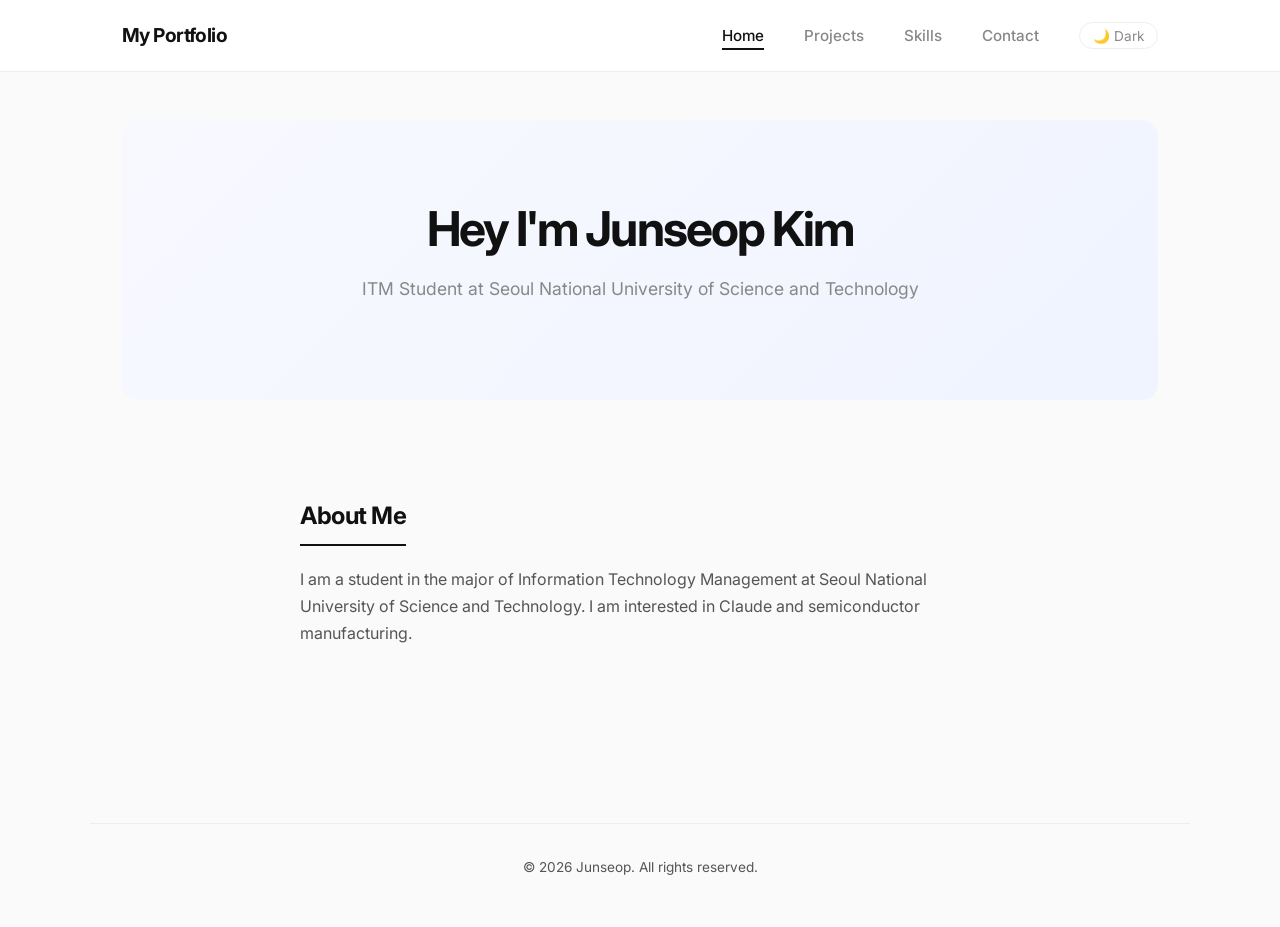
<file: index.html>
<!DOCTYPE html>
<html lang="en">

<head>
    <meta charset="UTF-8">
    <meta name="viewport" content="width=device-width, initial-scale=1.0">
    <title>Home | Portfolio</title>
    <link rel="preconnect" href="https://fonts.googleapis.com">
    <link href="https://fonts.googleapis.com/css2?family=Inter:wght@400;500;600;700&display=swap" rel="stylesheet">
    <link rel="stylesheet" href="css/style.css">
</head>

<body>

    <header>
        <div class="nav-container">
            <span class="logo">My Portfolio</span>
            <nav>
                <ul class="nav-list">
                    <li><a href="index.html" class="nav-link active">Home</a></li>
                    <li><a href="projects.html" class="nav-link">Projects</a></li>
                    <li><a href="skills.html" class="nav-link">Skills</a></li>
                    <li><a href="contact.html" class="nav-link">Contact</a></li>
                    <li><button class="theme-toggle" id="theme-toggle">🌙 Dark</button></li>
                </ul>
            </nav>
        </div>
    </header>

    <main>
        <section class="hero">
            <h1>Hey I'm Junseop Kim</h1>
            <p class="hero-subtitle">ITM Student at Seoul National University of Science and Technology</p>
        </section>

        <section class="about">
            <h2>About Me</h2>
            <p>
                I am a student in the major of Information Technology Management
                at Seoul National University of Science and Technology.
                I am interested in Claude and semiconductor manufacturing.
            </p>
        </section>
    </main>

    <footer>
        <p>&copy; 2026 Junseop. All rights reserved.</p>
    </footer>

    <script src="js/theme.js"></script>
</body>

</html>
</file>
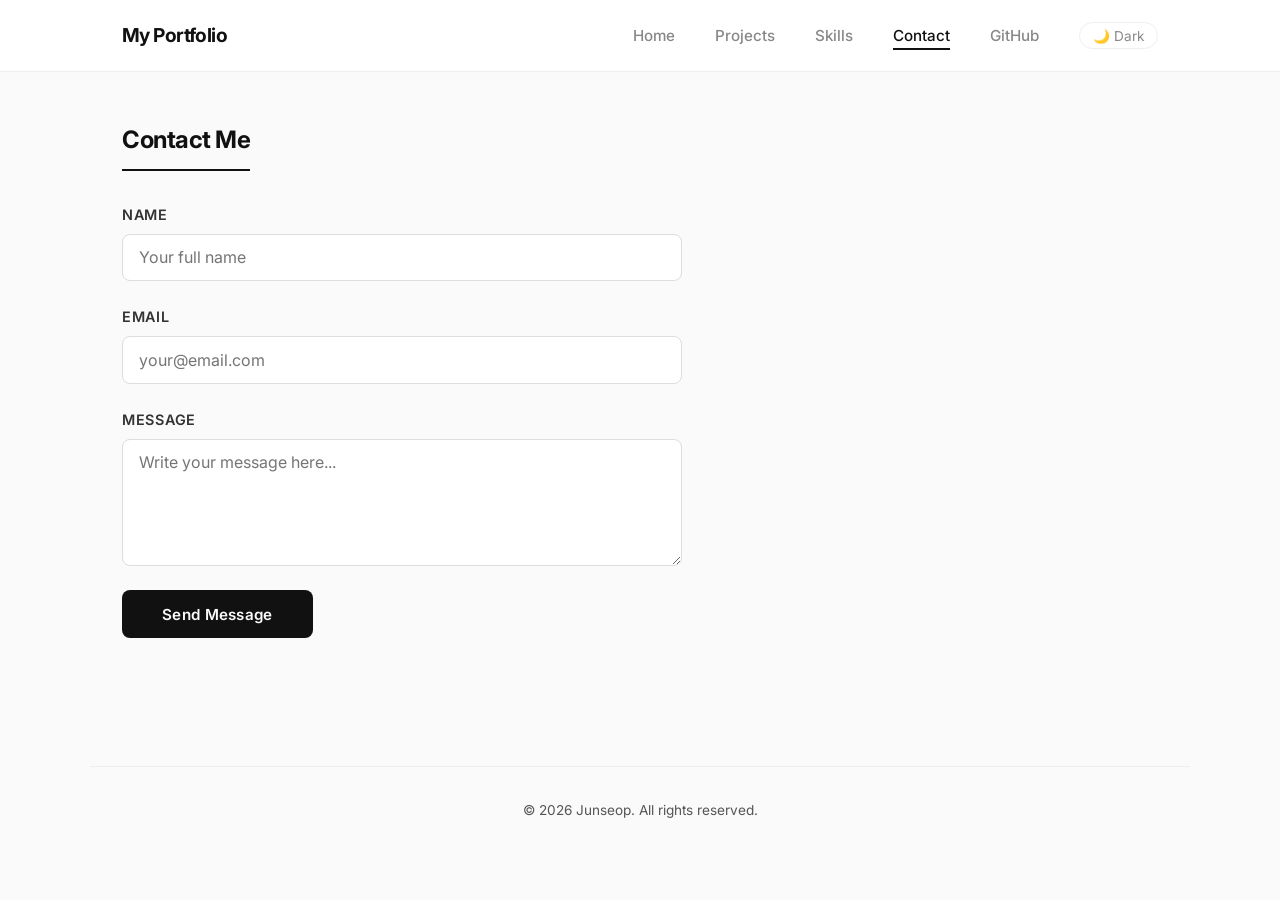
<file: contact.html>
<!DOCTYPE html>
<html lang="en">

<head>
    <meta charset="UTF-8">
    <meta name="viewport" content="width=device-width, initial-scale=1.0">
    <title>Contact | Portfolio</title>
    <link rel="preconnect" href="https://fonts.googleapis.com">
    <link href="https://fonts.googleapis.com/css2?family=Inter:wght@400;500;600;700&display=swap" rel="stylesheet">
    <link rel="stylesheet" href="css/style.css">
</head>

<body>

    <header>
        <div class="nav-container">
            <span class="logo">My Portfolio</span>
            <nav>
                <ul class="nav-list">
                    <li><a href="index.html" class="nav-link">Home</a></li>
                    <li><a href="projects.html" class="nav-link">Projects</a></li>
                    <li><a href="skills.html" class="nav-link">Skills</a></li>
                    <li><a href="contact.html" class="nav-link active">Contact</a></li>
                    <li><a href="github.html" class="nav-link">GitHub</a></li>
                    <li><button class="theme-toggle" id="theme-toggle">🌙 Dark</button></li>
                </ul>
            </nav>
        </div>
    </header>

    <main>
        <section class="contact">
            <h2>Contact Me</h2>
            <form class="contact-form">

                <div class="form-group">
                    <label for="name">Name</label>
                    <input type="text" id="name" name="name" placeholder="Your full name">
                </div>

                <div class="form-group">
                    <label for="email">Email</label>
                    <input type="email" id="email" name="email" placeholder="your@email.com">
                </div>

                <div class="form-group">
                    <label for="message">Message</label>
                    <textarea id="message" name="message" rows="5" placeholder="Write your message here..."></textarea>
                </div>

                <button type="submit">Send Message</button>

            </form>
        </section>
    </main>

    <footer>
        <p>&copy; 2026 Junseop. All rights reserved.</p>
    </footer>

    <script src="js/theme.js"></script>
</body>

</html>
</file>
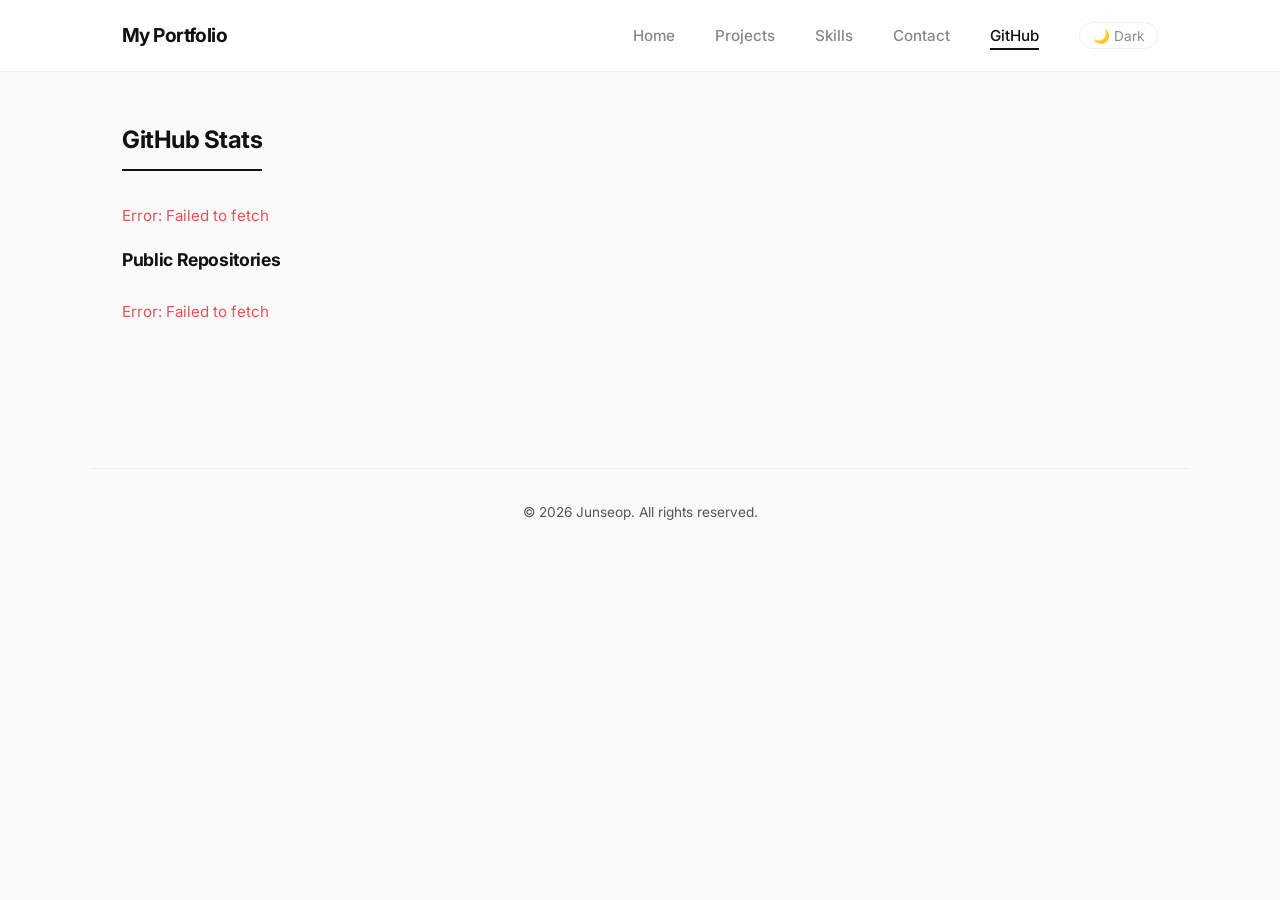
<file: github.html>
<!DOCTYPE html>
<html lang="en">

<head>
    <meta charset="UTF-8">
    <meta name="viewport" content="width=device-width, initial-scale=1.0">
    <title>GitHub | Portfolio</title>
    <link rel="preconnect" href="https://fonts.googleapis.com">
    <link href="https://fonts.googleapis.com/css2?family=Inter:wght@400;500;600;700&display=swap" rel="stylesheet">
    <link rel="stylesheet" href="css/style.css">
</head>

<body>

    <header>
        <div class="nav-container">
            <span class="logo">My Portfolio</span>
            <nav>
                <ul class="nav-list">
                    <li><a href="index.html" class="nav-link">Home</a></li>
                    <li><a href="projects.html" class="nav-link">Projects</a></li>
                    <li><a href="skills.html" class="nav-link">Skills</a></li>
                    <li><a href="contact.html" class="nav-link">Contact</a></li>
                    <li><a href="github.html" class="nav-link active">GitHub</a></li>
                    <li><button class="theme-toggle" id="theme-toggle">🌙 Dark</button></li>
                </ul>
            </nav>
        </div>
    </header>

    <main>
        <section class="github-section">
            <h2>GitHub Stats</h2>

            <!-- Profile card — filled by JS -->
            <div id="profile-container">
                <p class="loading-text">Loading profile...</p>
            </div>

            <!-- Repo cards — filled by JS -->
            <div class="github-repos-header">
                <h3>Public Repositories</h3>
            </div>
            <div id="repos-container" class="repos-grid">
                <p class="loading-text">Loading repositories...</p>
            </div>

        </section>
    </main>

    <footer>
        <p>&copy; 2026 Junseop. All rights reserved.</p>
    </footer>

    <script src="js/theme.js"></script>
    <script src="js/github.js"></script>
</body>

</html>
</file>
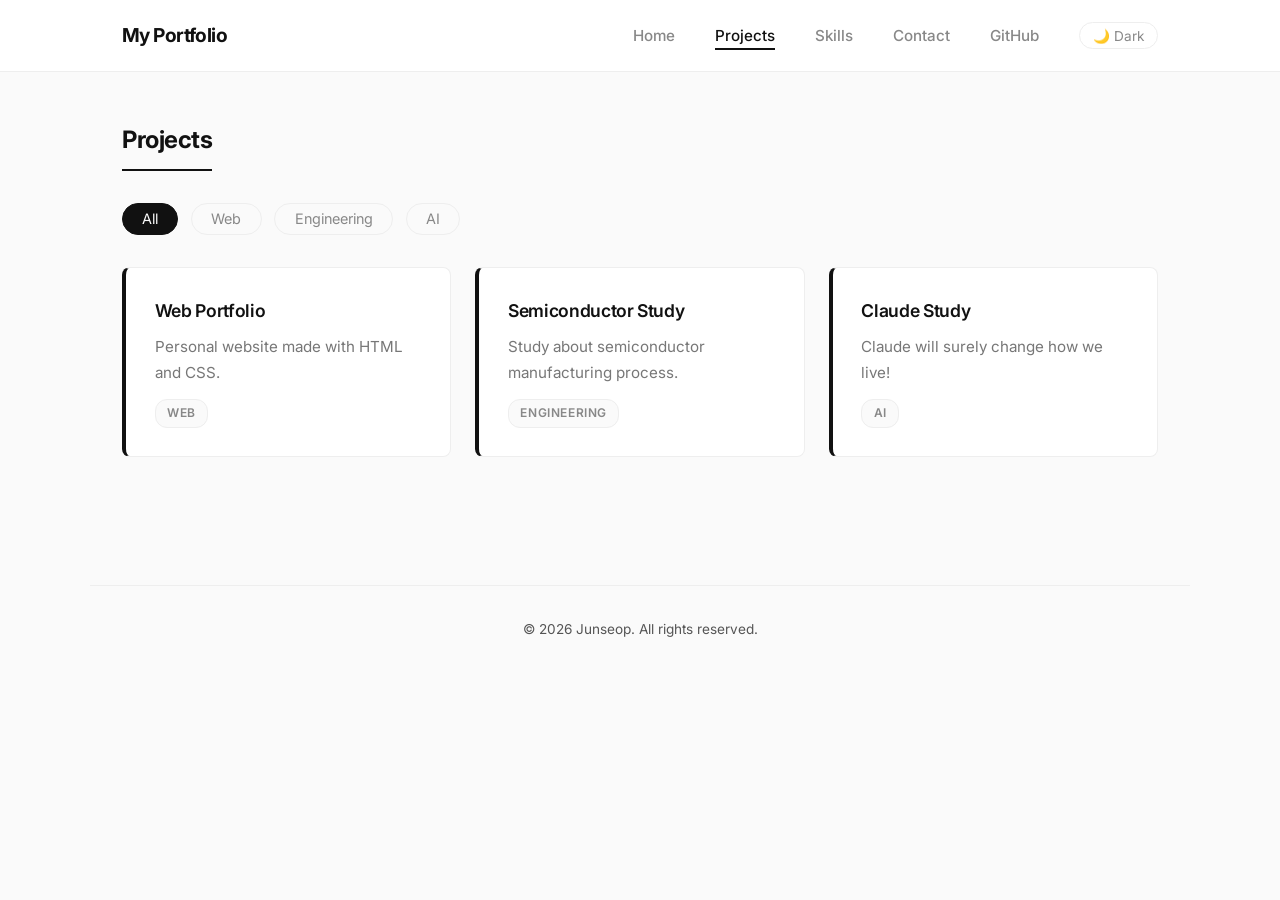
<file: projects.html>
<!DOCTYPE html>
<html lang="en">

<head>
    <meta charset="UTF-8">
    <meta name="viewport" content="width=device-width, initial-scale=1.0">
    <title>Projects | Portfolio</title>
    <link rel="preconnect" href="https://fonts.googleapis.com">
    <link href="https://fonts.googleapis.com/css2?family=Inter:wght@400;500;600;700&display=swap" rel="stylesheet">
    <link rel="stylesheet" href="css/style.css">
</head>

<body>

    <header>
        <div class="nav-container">
            <span class="logo">My Portfolio</span>
            <nav>
                <ul class="nav-list">
                    <li><a href="index.html" class="nav-link">Home</a></li>
                    <li><a href="projects.html" class="nav-link active">Projects</a></li>
                    <li><a href="skills.html" class="nav-link">Skills</a></li>
                    <li><a href="contact.html" class="nav-link">Contact</a></li>
                    <li><a href="github.html" class="nav-link">GitHub</a></li>
                    <li><button class="theme-toggle" id="theme-toggle">🌙 Dark</button></li>
                </ul>
            </nav>
        </div>
    </header>

    <main>
        <section class="projects">
            <h2>Projects</h2>

            <!-- Filter buttons — each button has data-filter matching card's data-category -->
            <div class="filter-bar">
                <button class="filter-btn active" data-filter="all">All</button>
                <button class="filter-btn" data-filter="web">Web</button>
                <button class="filter-btn" data-filter="engineering">Engineering</button>
                <button class="filter-btn" data-filter="ai">AI</button>
            </div>

            <div class="project-grid">

                <article class="project-card" data-category="web">
                    <h3>Web Portfolio</h3>
                    <p>Personal website made with HTML and CSS.</p>
                    <span class="category-tag">Web</span>
                </article>

                <article class="project-card" data-category="engineering">
                    <h3>Semiconductor Study</h3>
                    <p>Study about semiconductor manufacturing process.</p>
                    <span class="category-tag">Engineering</span>
                </article>

                <article class="project-card" data-category="ai">
                    <h3>Claude Study</h3>
                    <p>Claude will surely change how we live!</p>
                    <span class="category-tag">AI</span>
                </article>

            </div>
        </section>
    </main>

    <footer>
        <p>&copy; 2026 Junseop. All rights reserved.</p>
    </footer>

    <script src="js/theme.js"></script>
    <script src="js/filter.js"></script>
</body>

</html>
</file>
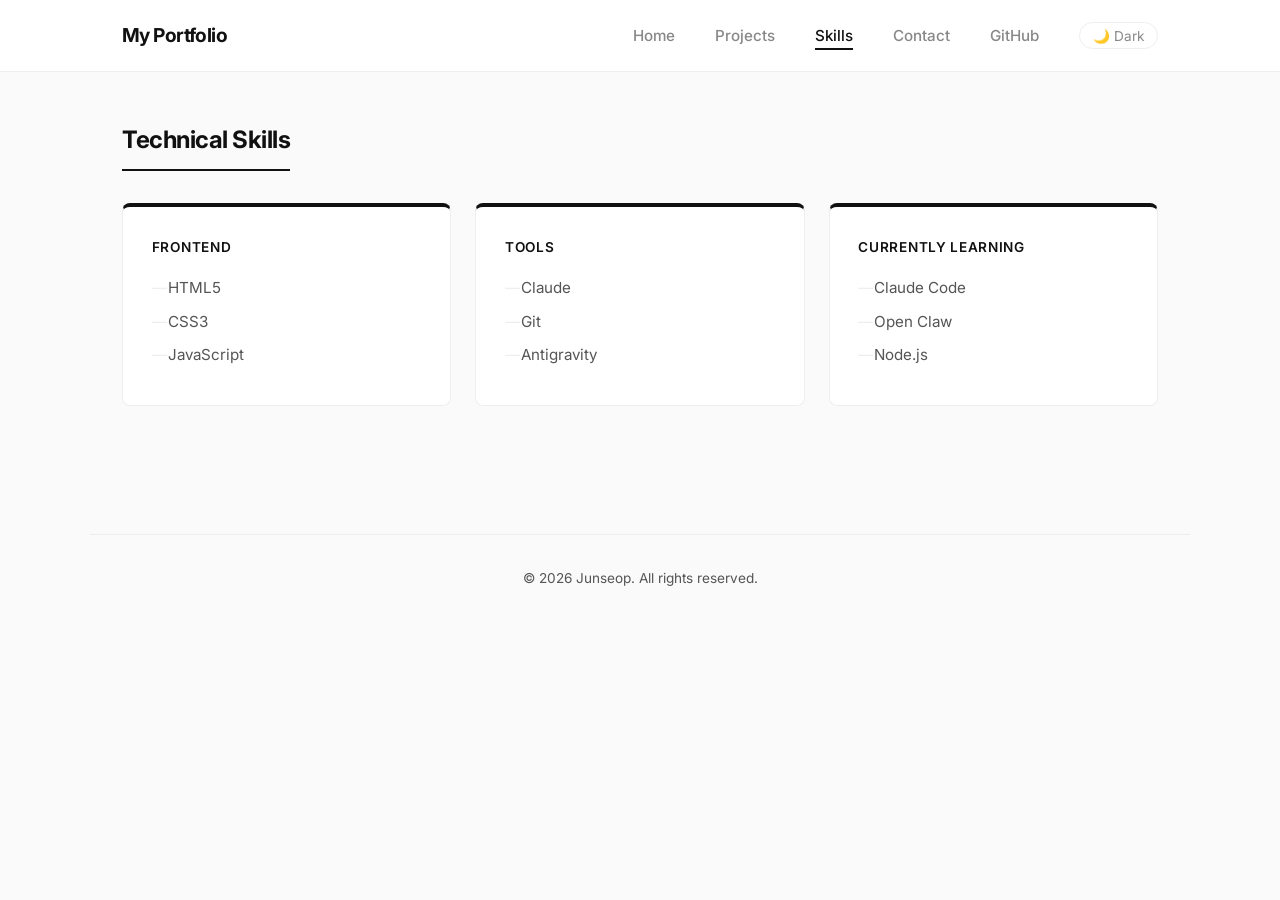
<file: skills.html>
<!DOCTYPE html>
<html lang="en">

<head>
    <meta charset="UTF-8">
    <meta name="viewport" content="width=device-width, initial-scale=1.0">
    <title>Skills | Portfolio</title>
    <link rel="preconnect" href="https://fonts.googleapis.com">
    <link href="https://fonts.googleapis.com/css2?family=Inter:wght@400;500;600;700&display=swap" rel="stylesheet">
    <link rel="stylesheet" href="css/style.css">
</head>

<body>

    <header>
        <div class="nav-container">
            <span class="logo">My Portfolio</span>
            <nav>
                <ul class="nav-list">
                    <li><a href="index.html" class="nav-link">Home</a></li>
                    <li><a href="projects.html" class="nav-link">Projects</a></li>
                    <li><a href="skills.html" class="nav-link active">Skills</a></li>
                    <li><a href="contact.html" class="nav-link">Contact</a></li>
                    <li><a href="github.html" class="nav-link">GitHub</a></li>
                    <li><button class="theme-toggle" id="theme-toggle">🌙 Dark</button></li>
                </ul>
            </nav>
        </div>
    </header>

    <main>
        <section class="skills">
            <h2>Technical Skills</h2>
            <div class="skills-grid">

                <div class="skill-category">
                    <h3>Frontend</h3>
                    <ul>
                        <li>HTML5</li>
                        <li>CSS3</li>
                        <li>JavaScript</li>
                    </ul>
                </div>

                <div class="skill-category">
                    <h3>Tools</h3>
                    <ul>
                        <li>Claude</li>
                        <li>Git</li>
                        <li>Antigravity</li>
                    </ul>
                </div>

                <div class="skill-category">
                    <h3>Currently Learning</h3>
                    <ul>
                        <li>Claude Code</li>
                        <li>Open Claw</li>
                        <li>Node.js</li>
                    </ul>
                </div>

            </div>
        </section>
    </main>

    <footer>
        <p>&copy; 2026 Junseop. All rights reserved.</p>
    </footer>

    <script src="js/theme.js"></script>
</body>

</html>
</file>
<file: css/style.css>
/* ===== CSS CUSTOM PROPERTIES (THEME VARIABLES) ===== */
/* :root applies to the entire document */
/* Light theme is the default */
:root {
    --color-bg: #fafafa;
    --color-surface: #ffffff;
    --color-text-primary: #222222;
    --color-text-secondary: #555555;
    --color-text-muted: #777777;
    --color-text-nav: #888888;
    --color-border: #eeeeee;
    --color-border-input: #dddddd;
    --color-accent: #111111;
    --color-accent-hover: #333333;
    --color-hero-from: #f8f9ff;
    --color-hero-to: #f0f4ff;
    --color-label: #333333;
    --color-footer-text: #aaaaaa;
    --color-skill-label: #555555;
}

/* Dark theme — overrides variables when body has dark-theme class */
body.dark-theme {
    --color-bg: #121212;
    --color-surface: #1e1e1e;
    --color-text-primary: #f0f0f0;
    --color-text-secondary: #bbbbbb;
    --color-text-muted: #999999;
    --color-text-nav: #aaaaaa;
    --color-border: #333333;
    --color-border-input: #444444;
    --color-accent: #ffffff;
    --color-accent-hover: #cccccc;
    --color-hero-from: #1a1a2e;
    --color-hero-to: #16213e;
    --color-label: #cccccc;
    --color-footer-text: #666666;
    --color-skill-label: #aaaaaa;
}

/* ===== RESET & BASE ===== */
* {
    box-sizing: border-box;
    margin: 0;
    padding: 0;
}

body {
    font-family: 'Inter', 'Segoe UI', sans-serif;
    font-size: 16px;
    color: var(--color-text-primary);
    background-color: var(--color-bg);
    line-height: 1.7;
    transition: background-color 0.3s, color 0.3s;
}

a {
    text-decoration: none;
    color: inherit;
}

ul {
    list-style: none;
}

h1,
h2,
h3 {
    margin-bottom: 1rem;
    letter-spacing: -0.02em;
}

p {
    margin-bottom: 1rem;
    color: var(--color-text-secondary);
}

/* ===== LAYOUT WRAPPER ===== */
.nav-container,
main,
footer {
    max-width: 1100px;
    margin: 0 auto;
    padding: 0 2rem;
}

main {
    padding-top: 3rem;
    padding-bottom: 5rem;
}

/* ===== HEADER & NAV ===== */
header {
    background-color: var(--color-surface);
    border-bottom: 1px solid var(--color-border);
    padding: 1.2rem 0;
    position: sticky;
    top: 0;
    z-index: 100;
    transition: background-color 0.3s, border-color 0.3s;
}

.nav-container {
    display: flex;
    justify-content: space-between;
    align-items: center;
}

.logo {
    color: var(--color-accent);
    font-size: 1.2rem;
    font-weight: 700;
    letter-spacing: -0.03em;
}

.nav-list {
    display: flex;
    gap: 2.5rem;
    align-items: center;
}

.nav-link {
    color: var(--color-text-nav);
    font-size: 0.95rem;
    font-weight: 500;
    padding: 0.2rem 0;
    border-bottom: 2px solid transparent;
    transition: color 0.2s, border-color 0.2s;
}

.nav-link:hover {
    color: var(--color-accent);
}

.nav-link.active {
    color: var(--color-accent);
    border-bottom: 2px solid var(--color-accent);
}

/* ===== THEME TOGGLE BUTTON ===== */
.theme-toggle {
    background: none;
    border: 1px solid var(--color-border);
    border-radius: 20px;
    padding: 0.3rem 0.8rem;
    cursor: pointer;
    font-size: 0.85rem;
    color: var(--color-text-nav);
    font-family: inherit;
    transition: all 0.2s;
}

.theme-toggle:hover {
    border-color: var(--color-accent);
    color: var(--color-accent);
}

/* ===== HOME ===== */
.hero {
    padding: 5rem 2rem;
    margin-bottom: 4rem;
    background: linear-gradient(135deg, var(--color-hero-from) 0%, var(--color-hero-to) 100%);
    border-radius: 16px;
    text-align: center;
    transition: background 0.3s;
}

.hero h1 {
    font-size: 3rem;
    font-weight: 700;
    color: var(--color-accent);
    letter-spacing: -0.04em;
    line-height: 1.2;
}

.hero-subtitle {
    font-size: 1.1rem;
    color: var(--color-text-nav);
    margin-top: 0.8rem;
    font-weight: 400;
}

.about {
    max-width: 680px;
    margin: 0 auto;
    padding: 2rem 0;
}

.about h2 {
    font-size: 1.5rem;
    color: var(--color-accent);
    padding-bottom: 0.5rem;
    border-bottom: 2px solid var(--color-accent);
    display: inline-block;
    margin-bottom: 1.2rem;
}

/* ===== SECTION TITLE ===== */
.projects h2,
.skills h2,
.contact h2 {
    font-size: 1.5rem;
    color: var(--color-accent);
    padding-bottom: 0.5rem;
    border-bottom: 2px solid var(--color-accent);
    display: inline-block;
    margin-bottom: 2rem;
}

/* ===== PROJECTS ===== */
.project-grid {
    display: flex;
    flex-wrap: wrap;
    gap: 1.5rem;
}

.project-card {
    flex: 1 1 250px;
    border: 1px solid var(--color-border);
    border-left: 4px solid var(--color-accent);
    border-radius: 8px;
    padding: 1.8rem;
    background-color: var(--color-surface);
    transition: transform 0.2s, box-shadow 0.2s, background-color 0.3s, border-color 0.3s;
}

.project-card:hover {
    transform: translateY(-4px);
    box-shadow: 0 8px 24px rgba(0, 0, 0, 0.08);
}

.project-card h3 {
    color: var(--color-accent);
    font-size: 1.1rem;
    font-weight: 600;
    margin-bottom: 0.5rem;
}

.project-card p {
    font-size: 0.95rem;
    color: var(--color-text-muted);
    margin-bottom: 0;
}

/* ===== SKILLS ===== */
.skills-grid {
    display: flex;
    flex-wrap: wrap;
    gap: 1.5rem;
}

.skill-category {
    flex: 1 1 200px;
    background-color: var(--color-surface);
    border: 1px solid var(--color-border);
    border-top: 4px solid var(--color-accent);
    border-radius: 8px;
    padding: 1.8rem;
    transition: background-color 0.3s, border-color 0.3s;
}

.skill-category h3 {
    color: var(--color-accent);
    font-weight: 600;
    margin-bottom: 1rem;
    text-transform: uppercase;
    letter-spacing: 0.05em;
    font-size: 0.85rem;
}

.skill-category ul {
    list-style: none;
    padding-left: 0;
}

.skill-category li {
    margin-bottom: 0.5rem;
    color: var(--color-skill-label);
    font-size: 0.95rem;
    padding-left: 1rem;
    position: relative;
}

.skill-category li::before {
    content: '—';
    position: absolute;
    left: 0;
    color: var(--color-border);
}

/* ===== CONTACT ===== */
.contact-form {
    max-width: 560px;
}

.form-group {
    display: flex;
    flex-direction: column;
    margin-bottom: 1.5rem;
}

.form-group label {
    font-weight: 600;
    font-size: 0.9rem;
    margin-bottom: 0.4rem;
    color: var(--color-label);
    text-transform: uppercase;
    letter-spacing: 0.05em;
}

.form-group input,
.form-group textarea {
    padding: 0.8rem 1rem;
    border: 1px solid var(--color-border-input);
    border-radius: 8px;
    font-size: 1rem;
    font-family: inherit;
    background-color: var(--color-surface);
    color: var(--color-text-primary);
    transition: border-color 0.2s, background-color 0.3s, color 0.3s;
}

.form-group input:focus,
.form-group textarea:focus {
    outline: none;
    border-color: var(--color-accent);
}

button[type="submit"] {
    background-color: var(--color-accent);
    color: var(--color-bg);
    border: none;
    padding: 0.9rem 2.5rem;
    border-radius: 8px;
    font-size: 0.95rem;
    font-weight: 600;
    font-family: inherit;
    cursor: pointer;
    transition: background-color 0.2s, transform 0.1s;
    letter-spacing: 0.02em;
}

button[type="submit"]:hover {
    background-color: var(--color-accent-hover);
    transform: translateY(-1px);
}

/* ===== FOOTER ===== */
footer {
    text-align: center;
    padding: 2rem;
    border-top: 1px solid var(--color-border);
    color: var(--color-footer-text);
    font-size: 0.85rem;
    margin-top: 3rem;
    background-color: var(--color-bg);
    transition: background-color 0.3s, border-color 0.3s;
}

/* ===== RESPONSIVE — TABLET (481px ~ 768px) ===== */
@media (min-width: 481px) and (max-width: 768px) {

    .hero h1 {
        font-size: 2.2rem;
    }

    .project-card,
    .skill-category {
        flex: 1 1 45%;
    }
}

/* ===== RESPONSIVE — MOBILE (0px ~ 480px) ===== */
@media (max-width: 480px) {

    .nav-container {
        flex-direction: column;
        gap: 0.8rem;
        text-align: center;
    }

    .nav-list {
        flex-direction: column;
        gap: 0.5rem;
        align-items: center;
    }

    .hero {
        padding: 3rem 1rem;
    }

    .hero h1 {
        font-size: 1.8rem;
    }

    .hero-subtitle {
        font-size: 1rem;
    }

    .project-grid,
    .skills-grid {
        flex-direction: column;
    }

    .project-card,
    .skill-category {
        flex: 1 1 100%;
    }

    .contact-form {
        padding: 0;
    }
}

/* ===== PROJECT FILTER ===== */
.filter-bar {
    display: flex;
    gap: 0.8rem;
    margin-bottom: 2rem;
    flex-wrap: wrap;
}

.filter-btn {
    background: none;
    border: 1px solid var(--color-border);
    border-radius: 20px;
    padding: 0.4rem 1.2rem;
    cursor: pointer;
    font-size: 0.9rem;
    font-family: inherit;
    color: var(--color-text-nav);
    transition: all 0.2s;
}

.filter-btn:hover {
    border-color: var(--color-accent);
    color: var(--color-accent);
}

/* Active filter button */
.filter-btn.active {
    background-color: var(--color-accent);
    border-color: var(--color-accent);
    color: var(--color-bg);
}

/* Category tag on each project card */
.category-tag {
    display: inline-block;
    margin-top: 0.8rem;
    padding: 0.2rem 0.7rem;
    border-radius: 12px;
    font-size: 0.75rem;
    font-weight: 600;
    background-color: var(--color-bg);
    color: var(--color-text-nav);
    border: 1px solid var(--color-border);
    text-transform: uppercase;
    letter-spacing: 0.05em;
}
/* ===== GITHUB STATS PAGE ===== */
.github-section h2 {
    font-size: 1.5rem;
    color: var(--color-accent);
    padding-bottom: 0.5rem;
    border-bottom: 2px solid var(--color-accent);
    display: inline-block;
    margin-bottom: 2rem;
}

.loading-text {
    color: var(--color-text-muted);
    font-size: 0.95rem;
}

.error-text {
    color: #e05555;
    font-size: 0.95rem;
}

/* Profile card */
.profile-card {
    display: flex;
    gap: 2rem;
    align-items: flex-start;
    background-color: var(--color-surface);
    border: 1px solid var(--color-border);
    border-radius: 12px;
    padding: 2rem;
    margin-bottom: 3rem;
    transition: background-color 0.3s, border-color 0.3s;
}

.profile-avatar {
    width: 100px;
    height: 100px;
    border-radius: 50%;
    border: 3px solid var(--color-border);
    flex-shrink: 0;
}

.profile-info {
    display: flex;
    flex-direction: column;
    gap: 0.4rem;
}

.profile-name {
    font-size: 1.4rem;
    font-weight: 700;
    color: var(--color-accent);
    margin-bottom: 0;
}

.profile-bio,
.profile-location {
    font-size: 0.95rem;
    color: var(--color-text-secondary);
    margin-bottom: 0;
}

/* Profile stats row */
.profile-stats {
    display: flex;
    gap: 1.5rem;
    margin-top: 0.8rem;
}

.stat-item {
    display: flex;
    flex-direction: column;
    align-items: center;
    gap: 0.2rem;
}

.stat-number {
    font-size: 1.2rem;
    font-weight: 700;
    color: var(--color-accent);
}

.stat-label {
    font-size: 0.75rem;
    color: var(--color-text-muted);
    text-transform: uppercase;
    letter-spacing: 0.05em;
}

.github-link {
    display: inline-block;
    margin-top: 0.8rem;
    font-size: 0.9rem;
    font-weight: 600;
    color: var(--color-accent);
    border-bottom: 1px solid var(--color-accent);
    width: fit-content;
    transition: opacity 0.2s;
}

.github-link:hover {
    opacity: 0.6;
}

/* Repos section */
.github-repos-header {
    margin-bottom: 1.5rem;
}

.github-repos-header h3 {
    font-size: 1.1rem;
    color: var(--color-accent);
}

.repos-grid {
    display: flex;
    flex-wrap: wrap;
    gap: 1.2rem;
}

/* Repo card */
.repo-card {
    flex: 1 1 280px;
    background-color: var(--color-surface);
    border: 1px solid var(--color-border);
    border-left: 4px solid var(--color-accent);
    border-radius: 8px;
    padding: 1.4rem;
    display: flex;
    flex-direction: column;
    gap: 0.6rem;
    transition: transform 0.2s, box-shadow 0.2s, background-color 0.3s;
}

.repo-card:hover {
    transform: translateY(-3px);
    box-shadow: 0 6px 20px rgba(0, 0, 0, 0.08);
}

.repo-name {
    font-size: 1rem;
    font-weight: 600;
    color: var(--color-accent);
    word-break: break-all;
}

.repo-name:hover {
    opacity: 0.7;
}

.repo-description {
    font-size: 0.88rem;
    color: var(--color-text-muted);
    margin-bottom: 0;
    flex-grow: 1;
}

.repo-meta {
    display: flex;
    gap: 1rem;
    font-size: 0.82rem;
    color: var(--color-text-nav);
    margin-top: auto;
}
</file>
